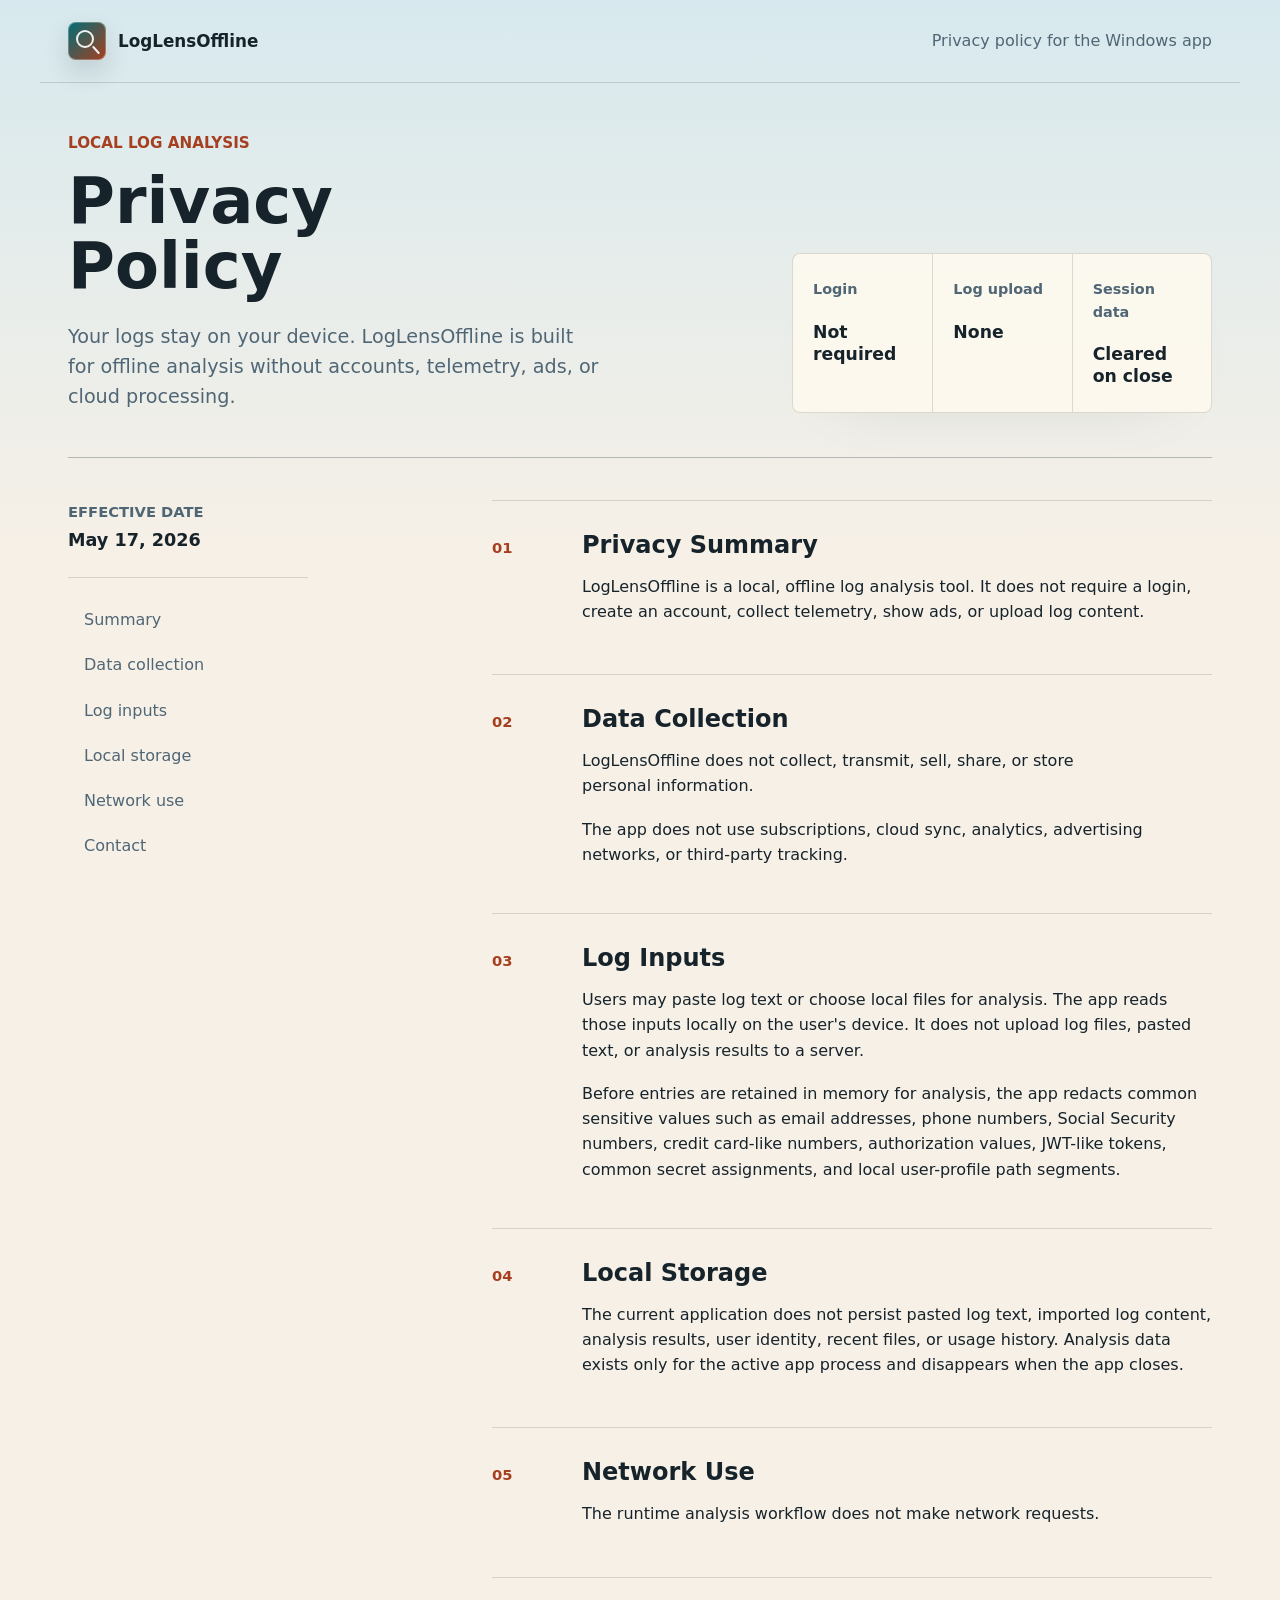
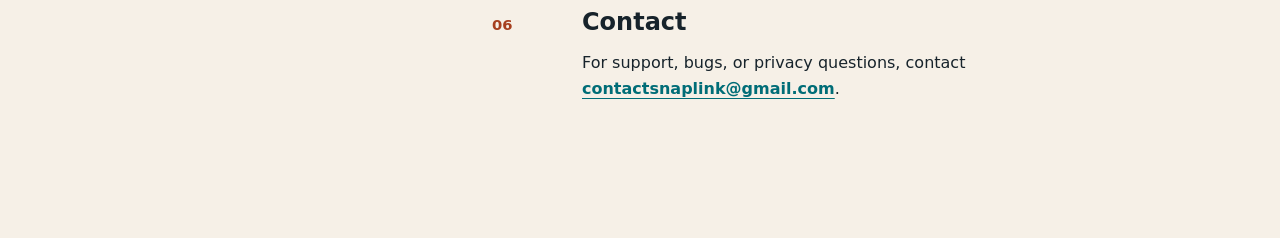
<file: index.html>
<!doctype html>
<html lang="en">
  <head>
    <meta charset="utf-8" />
    <meta name="viewport" content="width=device-width, initial-scale=1" />
    <meta http-equiv="refresh" content="0; url=privacy.html" />
    <title>LogLensOffline Privacy Policy</title>
    <link rel="canonical" href="privacy.html" />
  </head>
  <body>
    <p><a href="privacy.html">Open the LogLensOffline Privacy Policy</a>.</p>
  </body>
</html>
</file>
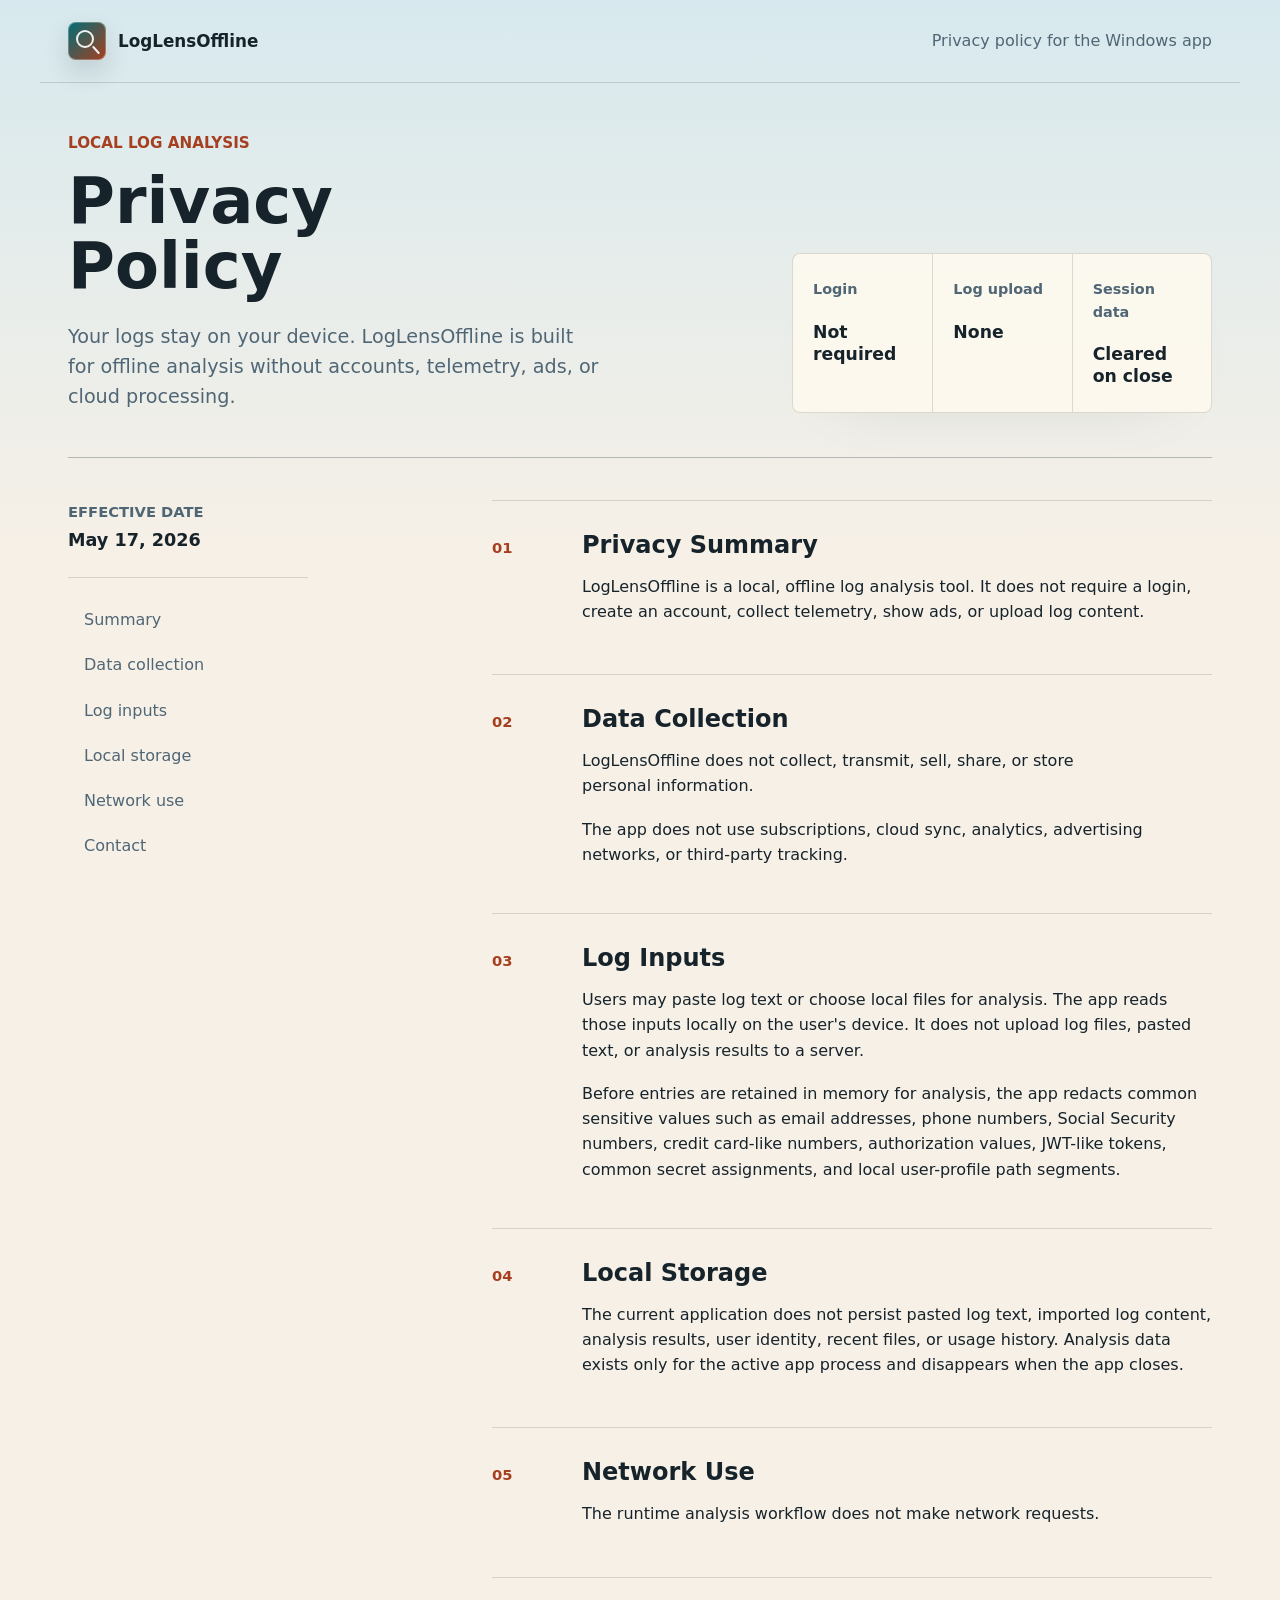
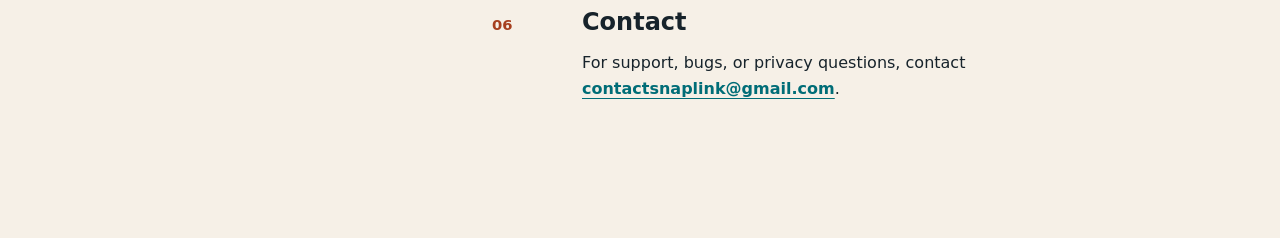
<file: privacy.html>
<!doctype html>
<html lang="en">
  <head>
    <meta charset="utf-8" />
    <meta name="viewport" content="width=device-width, initial-scale=1" />
    <meta name="description" content="Privacy Policy for the LogLensOffline Windows app." />
    <title>Privacy Policy | LogLensOffline</title>
    <link rel="stylesheet" href="styles.css" />
  </head>
  <body>
    <header class="masthead">
      <a class="brand" href="privacy.html" aria-label="LogLensOffline privacy policy">
        <span class="brand-mark" aria-hidden="true"></span>
        <span>LogLensOffline</span>
      </a>
      <p>Privacy policy for the Windows app</p>
    </header>

    <main class="policy">
      <header class="policy-hero">
        <div>
          <p class="eyebrow">Local log analysis</p>
          <h1>Privacy Policy</h1>
          <p class="lede">
            Your logs stay on your device. LogLensOffline is built for offline analysis
            without accounts, telemetry, ads, or cloud processing.
          </p>
        </div>

        <dl class="trust-panel" aria-label="Privacy highlights">
          <div>
            <dt>Login</dt>
            <dd>Not required</dd>
          </div>
          <div>
            <dt>Log upload</dt>
            <dd>None</dd>
          </div>
          <div>
            <dt>Session data</dt>
            <dd>Cleared on close</dd>
          </div>
        </dl>
      </header>

      <div class="document">
        <aside class="policy-meta" aria-label="Policy details">
          <p class="effective-date">Effective date</p>
          <p class="date-value">May 17, 2026</p>
          <nav aria-label="Privacy policy sections">
            <a href="#summary-heading">Summary</a>
            <a href="#collection-heading">Data collection</a>
            <a href="#logs-heading">Log inputs</a>
            <a href="#storage-heading">Local storage</a>
            <a href="#network-heading">Network use</a>
            <a href="#contact-heading">Contact</a>
          </nav>
        </aside>

        <article class="policy-body">
          <section aria-labelledby="summary-heading">
            <h2 id="summary-heading">Privacy Summary</h2>
            <p>
              LogLensOffline is a local, offline log analysis tool. It does not require a
              login, create an account, collect telemetry, show ads, or upload log content.
            </p>
          </section>

          <section aria-labelledby="collection-heading">
            <h2 id="collection-heading">Data Collection</h2>
            <p>
              LogLensOffline does not collect, transmit, sell, share, or store personal
              information.
            </p>
            <p>
              The app does not use subscriptions, cloud sync, analytics, advertising
              networks, or third-party tracking.
            </p>
          </section>

          <section aria-labelledby="logs-heading">
            <h2 id="logs-heading">Log Inputs</h2>
            <p>
              Users may paste log text or choose local files for analysis. The app reads
              those inputs locally on the user's device. It does not upload log files,
              pasted text, or analysis results to a server.
            </p>
            <p>
              Before entries are retained in memory for analysis, the app redacts common
              sensitive values such as email addresses, phone numbers, Social Security
              numbers, credit card-like numbers, authorization values, JWT-like tokens,
              common secret assignments, and local user-profile path segments.
            </p>
          </section>

          <section aria-labelledby="storage-heading">
            <h2 id="storage-heading">Local Storage</h2>
            <p>
              The current application does not persist pasted log text, imported log
              content, analysis results, user identity, recent files, or usage history.
              Analysis data exists only for the active app process and disappears when the
              app closes.
            </p>
          </section>

          <section aria-labelledby="network-heading">
            <h2 id="network-heading">Network Use</h2>
            <p>The runtime analysis workflow does not make network requests.</p>
          </section>

          <section class="contact" aria-labelledby="contact-heading">
            <h2 id="contact-heading">Contact</h2>
            <p>
              For support, bugs, or privacy questions, contact
              <a href="mailto:contactsnaplink@gmail.com">contactsnaplink@gmail.com</a>.
            </p>
          </section>
        </article>
      </div>
    </main>
  </body>
</html>
</file>
<file: styles.css>
:root {
  color-scheme: light dark;
  --paper: light-dark(#f6f0e7, #0e1418);
  --paper-strong: light-dark(#fffaf0, #151d23);
  --wash: light-dark(#d7e9ee, #183640);
  --ink: light-dark(#17232b, #edf4f6);
  --muted: light-dark(#506675, #abc0c9);
  --line: light-dark(rgba(23, 35, 43, 0.15), rgba(237, 244, 246, 0.16));
  --line-strong: light-dark(rgba(23, 35, 43, 0.28), rgba(237, 244, 246, 0.3));
  --accent: light-dark(#006d77, #63d9dc);
  --accent-strong: light-dark(#004f59, #a4f0ef);
  --warm: light-dark(#a63f1f, #ffba8b);
  --shadow: light-dark(rgba(23, 35, 43, 0.14), rgba(0, 0, 0, 0.42));
}

* {
  box-sizing: border-box;
}

body {
  background:
    linear-gradient(180deg, var(--wash) 0, transparent 34rem),
    var(--paper);
  color: var(--ink);
  font-family:
    "Segoe UI",
    Inter,
    system-ui,
    -apple-system,
    BlinkMacSystemFont,
    sans-serif;
  line-height: 1.58;
  letter-spacing: 0;
  margin: 0;
  min-height: 100vh;
}

a {
  color: var(--accent);
  text-decoration-color: currentColor;
  text-decoration-thickness: 0.09em;
  text-underline-offset: 0.22em;
}

a:hover {
  color: var(--accent-strong);
}

a:focus-visible {
  border-radius: 4px;
  outline: 3px solid rgba(0, 109, 119, 0.4);
  outline-offset: 3px;
}

.masthead {
  align-items: center;
  border-bottom: 1px solid var(--line);
  display: flex;
  gap: 24px;
  justify-content: space-between;
  margin-inline: auto;
  max-width: 1200px;
  padding: 22px 28px;
}

.masthead p {
  color: var(--muted);
  margin: 0;
  text-align: right;
}

.brand {
  align-items: center;
  color: var(--ink);
  display: inline-flex;
  font-size: 1.05rem;
  font-weight: 700;
  gap: 12px;
  text-decoration: none;
}

.brand-mark {
  background:
    linear-gradient(135deg, var(--accent), var(--warm));
  border-radius: 8px;
  box-shadow:
    inset 0 0 0 1px rgba(255, 255, 255, 0.28),
    0 12px 26px var(--shadow);
  display: inline-grid;
  height: 38px;
  place-items: center;
  position: relative;
  width: 38px;
}

.brand-mark::before {
  border: 2px solid rgba(255, 255, 255, 0.92);
  border-radius: 999px;
  content: "";
  height: 14px;
  position: relative;
  transform: translate(-2px, -2px);
  width: 14px;
}

.brand-mark::after {
  background: rgba(255, 255, 255, 0.92);
  border-radius: 999px;
  content: "";
  height: 10px;
  margin-left: 17px;
  margin-top: 18px;
  position: absolute;
  transform: rotate(-42deg);
  width: 2px;
}

.policy {
  margin: 0 auto;
  max-width: 1200px;
  padding: 48px 28px 88px;
}

.policy-hero {
  align-items: end;
  border-bottom: 1px solid var(--line-strong);
  display: grid;
  gap: 42px;
  grid-template-columns: minmax(0, 1fr) minmax(320px, 420px);
  padding-bottom: 44px;
}

.eyebrow {
  color: var(--warm);
  font-size: 0.95rem;
  font-weight: 700;
  margin: 0 0 14px;
  text-transform: uppercase;
}

h1 {
  font-size: 4rem;
  line-height: 1.02;
  margin: 0;
  max-width: 10ch;
  text-wrap: balance;
}

h2 {
  font-size: 1.5rem;
  line-height: 1.2;
  margin: 0 0 10px;
  text-wrap: balance;
}

p {
  margin: 0 0 14px;
  text-wrap: pretty;
}

.lede {
  color: var(--muted);
  font-size: 1.2rem;
  margin: 22px 0 0;
  max-width: 37rem;
}

.trust-panel {
  background: var(--paper-strong);
  background: color-mix(in srgb, var(--paper-strong) 82%, transparent);
  border: 1px solid var(--line);
  border-radius: 8px;
  box-shadow: 0 26px 70px -48px var(--shadow);
  display: grid;
  gap: 0;
  grid-template-columns: repeat(3, minmax(0, 1fr));
  margin: 0;
  overflow: hidden;
}

.trust-panel div {
  min-height: 132px;
  padding: 24px 20px;
}

.trust-panel div + div {
  border-left: 1px solid var(--line);
}

.trust-panel dt {
  color: var(--muted);
  font-size: 0.9rem;
  font-weight: 600;
  margin-bottom: 20px;
}

.trust-panel dd {
  font-size: 1.08rem;
  font-weight: 700;
  line-height: 1.28;
  margin: 0;
}

.document {
  container-type: inline-size;
  display: grid;
  gap: 56px;
  grid-template-columns: 240px minmax(0, 720px);
  justify-content: space-between;
  padding-top: 42px;
}

.policy-meta {
  align-self: start;
  position: sticky;
  top: 28px;
}

.effective-date {
  color: var(--muted);
  font-size: 0.92rem;
  font-weight: 650;
  margin: 0 0 4px;
  text-transform: uppercase;
}

.date-value {
  border-bottom: 1px solid var(--line);
  font-size: 1.1rem;
  font-weight: 700;
  margin: 0 0 22px;
  padding-bottom: 22px;
}

nav {
  display: grid;
  gap: 6px;
}

nav a {
  border-left: 2px solid transparent;
  color: var(--muted);
  padding: 7px 0 7px 14px;
  text-decoration: none;
}

nav a:hover {
  border-left-color: var(--accent);
  color: var(--ink);
}

.policy-body {
  counter-reset: policy-section;
}

.policy-body section {
  border-top: 1px solid var(--line);
  counter-increment: policy-section;
  display: grid;
  gap: 4px 26px;
  grid-template-columns: 64px minmax(0, 1fr);
  padding: 30px 0 32px;
}

.policy-body section::before {
  color: var(--warm);
  content: "0" counter(policy-section);
  font-size: 0.92rem;
  font-weight: 800;
  grid-row: span 3;
  padding-top: 5px;
}

.policy-body h2,
.policy-body p {
  grid-column: 2;
}

.contact a {
  font-weight: 750;
}

@container (max-width: 760px) {
  .policy-body section {
    grid-template-columns: 1fr;
  }

  .policy-body section::before,
  .policy-body h2,
  .policy-body p {
    grid-column: auto;
  }

  .policy-body section::before {
    grid-row: auto;
    padding-top: 0;
  }
}

@media (max-width: 920px) {
  .policy-hero,
  .document {
    grid-template-columns: 1fr;
  }

  .policy-meta {
    position: static;
  }

  nav {
    border-bottom: 1px solid var(--line);
    display: flex;
    gap: 8px 18px;
    overflow-x: auto;
    padding-bottom: 20px;
  }

  nav a {
    border-left: 0;
    border-bottom: 2px solid transparent;
    padding: 0 0 8px;
    white-space: nowrap;
  }

  nav a:hover {
    border-bottom-color: var(--accent);
  }
}

@media (max-width: 640px) {
  .masthead {
    align-items: start;
    flex-direction: column;
    gap: 12px;
    padding: 20px 18px;
  }

  .masthead p {
    text-align: left;
  }

  .policy {
    padding: 36px 18px 68px;
  }

  h1 {
    font-size: 2.9rem;
  }

  .lede {
    font-size: 1.08rem;
  }

  .trust-panel {
    grid-template-columns: 1fr;
  }

  .trust-panel div {
    min-height: auto;
  }

  .trust-panel div + div {
    border-left: 0;
    border-top: 1px solid var(--line);
  }
}
</file>
